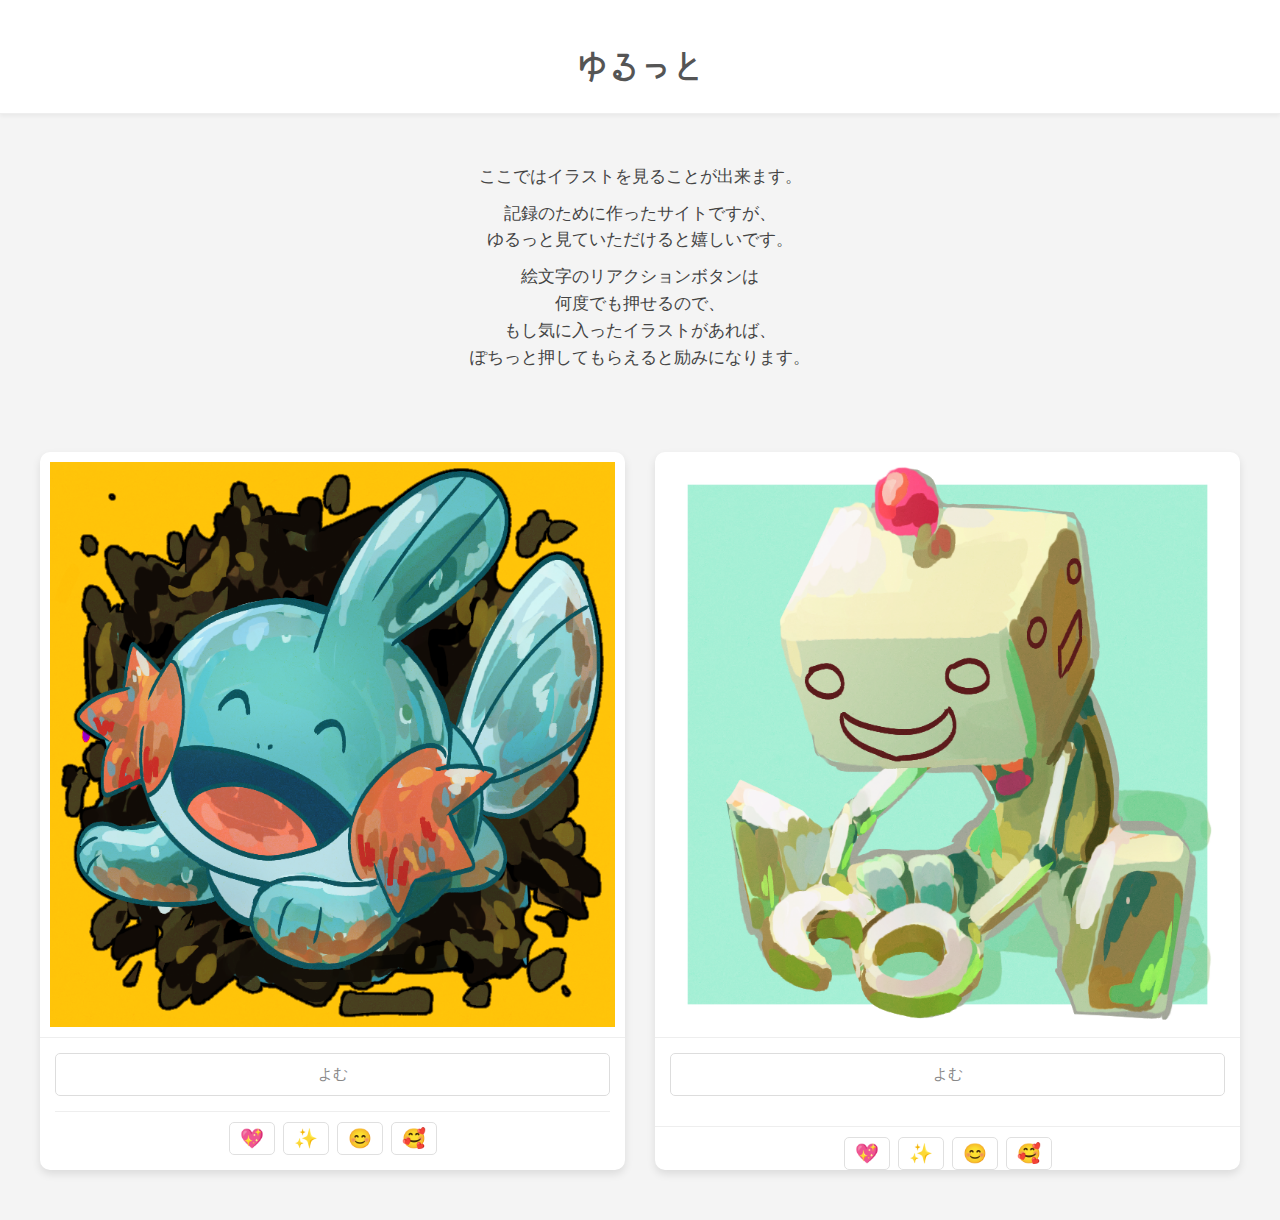
<file: index.html>
<!DOCTYPE html>
<html lang="ja">
<head>
    <meta charset="UTF-8">
    <meta name="viewport" content="width=device-width, initial-scale=1.0">
    <title>イラストギャラリー</title>
    <link rel="stylesheet" href="style.css">
</head>
<body>
    <div class="header">
        <h1>ゆるっと</h1>
    </div>

    
    <div class="site-description-container">
        <div class="site-description-content">
            <p>
                ここではイラストを見ることが出来ます。  
            </p>
            <p>記録のために作ったサイトですが、<br>ゆるっと見ていただけると嬉しいです。</p>
            <p>絵文字のリアクションボタンは<br>何度でも押せるので、<br>もし気に入ったイラストがあれば、<br>ぽちっと押してもらえると励みになります。</p>
        </div>
    </div>

    <div class="gallery">
        <div class="illustration-item" data-illustration-id="mizu-gorou">
            <img src="images/無題468.png" alt="ミズゴロウ">
            <div class="description-section">
                <button class="toggle-description-button">よむ</button>
                <div class="description-content" style="display: none;">
                    <p>泥にまみれて遊ぶミズゴロウのイラストです。私の最初の相棒のポケモンなので、ポケスリに実装されてとても嬉しかったです！潤った感じにしたかったので、ハイライトを入れたりして、楽しんで描きました！</p>
                    <p>作品名：どろあそび</p>
                    <p>制作時期：2025年7月</p>
                    <p>使用ツール：アイビスペイント</p>
                </div>
                 <div class="emoji-reaction-container">
                <button class="emoji-button" data-emoji="💖">💖</button>
                <button class="emoji-button" data-emoji="✨">✨</button>
                <button class="emoji-button" data-emoji="😊">😊</button>
                <button class="emoji-button" data-emoji="🥰">🥰</button>
                </div>
            </div>
        </div>

        <div class="illustration-item" data-illustration-id="suzuki">
            <img src="images/無題469_20250723121753.png" alt="スズキ">
            <div class="description-section">
                <button class="toggle-description-button">よむ</button>
                <div class="description-content" style="display: none;">
                    <p>「どこでもいっしょ」のスズキです。ちょうどこの前、26周年だったらしいです。ロボットのわりに柔らかい動きで、とってもかわいいです。暖かい光に包まれた、ちょっと懐かしい雰囲気で描きました。</p>
                    <p>作品名：スズキかわいい</p>
                    <p>制作時期：2025年7月</p>
                    <p>使用ツール：アイビスペイント</p>
                </div>
            </div>
            <div class="emoji-reaction-container">
                <button class="emoji-button" data-emoji="💖">💖</button>
                <button class="emoji-button" data-emoji="✨">✨</button>
                <button class="emoji-button" data-emoji="😊">😊</button>
                <button class="emoji-button" data-emoji="🥰">🥰</button>
            </div>
        </div>
        
        
    </div>

    <script src="script.js"></script>
</body>
</html>
</file>
<file: style.css>
@font-face {
    font-family: "title";
    src: url(font/kakumarukko_ts-Bold.ttf) format(truetype);
}

body {
    font-family: 'Arial', sans-serif;
    margin: 0;
    padding: 0;
    background-color: #f4f4f4;
    color: #333;
    line-height: 1.6;
    overflow-x: hidden; /* 横スクロールバーが出ないように */
}

.header {
    font-family: title,sans-serif;
    text-align: center;
    padding: 20px;
    background-color: #fff;
    border-bottom: 1px solid #eee;
    box-shadow: 0 2px 4px rgba(0,0,0,0.05);
}

h1 {
    color: #555;
    margin-bottom: 0;
}

/* サイト説明セクションのスタイル */
.site-description-container {
    padding: 30px;
    margin: 20px auto; /* ギャラリーと共通の中央寄せ */
    max-width: 1200px; /* ギャラリーと幅を合わせる */
    border-radius: 10px;
    text-align: center; /* 説明文全体を中央寄せ */
}

.site-description-content h2 {
    color: #666;
    margin-top: 0;
    margin-bottom: 15px;
    font-size: 1.8rem;
}

.site-description-content p {
    color: #444;
    font-size: 1.05rem;
    max-width: 800px; /* 長文になりすぎないように最大幅を設定 */
    margin: 0 auto 10px auto; /* 中央寄せと段落間の余白 */
}

.site-description-content p:last-child {
    margin-bottom: 0;
}


.gallery {
    display: grid;
    grid-template-columns: repeat(auto-fit, minmax(280px, 1fr));
    gap: 30px;
    padding: 30px;
    max-width: 1200px;
    margin: 20px auto;
}

.illustration-item {
    background-color: #fff;
    border-radius: 10px;
    box-shadow: 0 4px 8px rgba(0,0,0,0.1);
    overflow: hidden;
    transition: transform 0.2s ease-in-out, box-shadow 0.2s ease-in-out;
}

.illustration-item:hover {
    transform: translateY(-5px);
    box-shadow: 0 6px 12px rgba(0,0,0,0.15);
}

.illustration-item img {
    width: 100%;
    height: auto;
    object-fit: contain;
    display: block;
    padding: 10px;
    box-sizing: border-box;
}

.description-section {
    padding: 15px;
    border-top: 1px solid #eee;
}

.toggle-description-button {
    display: block;
    width: 100%;
    padding: 10px;
    background-color: transparent;
    color: #888;
    border: 1px solid #ddd;
    border-radius: 5px;
    cursor: pointer;
    font-size: 0.95rem;
    font-weight: normal;
    text-align: center;
    transition: background-color 0.3s ease, color 0.3s ease, border-color 0.3s ease;
}

.toggle-description-button:hover {
    background-color: #f0f0f0;
    color: #555;
    border-color: #bbb;
}

.description-content {
    margin-top: 15px;
    font-size: 0.9rem;
    color: #555;
    line-height: 1.5;
}

.description-content p {
    margin-bottom: 8px;
}

.description-content p:last-child {
    margin-bottom: 0;
}

/* 絵文字リアクションコンテナのスタイル */
.emoji-reaction-container {
    display: flex; /* ボタンを横並びにする */
    justify-content: center; /* 中央揃え */
    gap: 8px; /* ボタン間のスペース */
    padding: 10px 15px 0 15px; /* 上部に余白、左右はアイテムのpaddingと合わせる */
    border-top: 1px solid #eee; /* 説明セクションとの区切り */
    margin-top: 15px; /* 説明セクションとの間隔 */
}

.emoji-button {
    background-color: transparent; /* 背景透明 */
    border: 1px solid #e0e0e0; /* 薄い枠線 */
    border-radius: 5px;
    padding: 6px 10px;
    cursor: pointer;
    font-size: 1.2rem; /* 絵文字のサイズ */
    transition: background-color 0.2s ease, border-color 0.2s ease, transform 0.1s ease;
    line-height: 1; /* 絵文字の垂直方向のズレを調整 */
}

.emoji-button:hover {
    background-color: #f0f0f0; /* ホバーで少し背景色 */
    border-color: #c0c0c0; /* ホバーで少し濃い枠線 */
    transform: translateY(-2px); /* 少し上に浮き上がる効果 */
}

.emoji-button:active {
    background-color: #e0e0e0; /* クリック時にさらに濃く */
    transform: translateY(0); /* クリック時は元に戻す */
}

.character-container {
    position: fixed;
    bottom: 20px;
    right: 20px;
    display: flex;
    flex-direction: column;
    align-items: flex-end;
    z-index: 1000;
}

#character-image {
    width: 150px;
    height: auto;
    border-radius: 50%;
    box-shadow: 0 4px 8px rgba(0,0,0,0.1);
    background-color: #fff;
}

/* レスポンシブデザイン */
@media (max-width: 768px) {
    .site-description-container {
        padding: 20px;
        margin: 15px auto;
    }
    .site-description-content h2 {
        font-size: 1.5rem;
    }
    .site-description-content p {
        font-size: 0.95rem;
    }

    .gallery {
        grid-template-columns: 1fr;
        padding: 15px;
        gap: 20px;
    }

    .character-container {
        bottom: 10px;
        right: 10px;
    }

    #character-image {
        width: 100px;
    }
}
</file>
